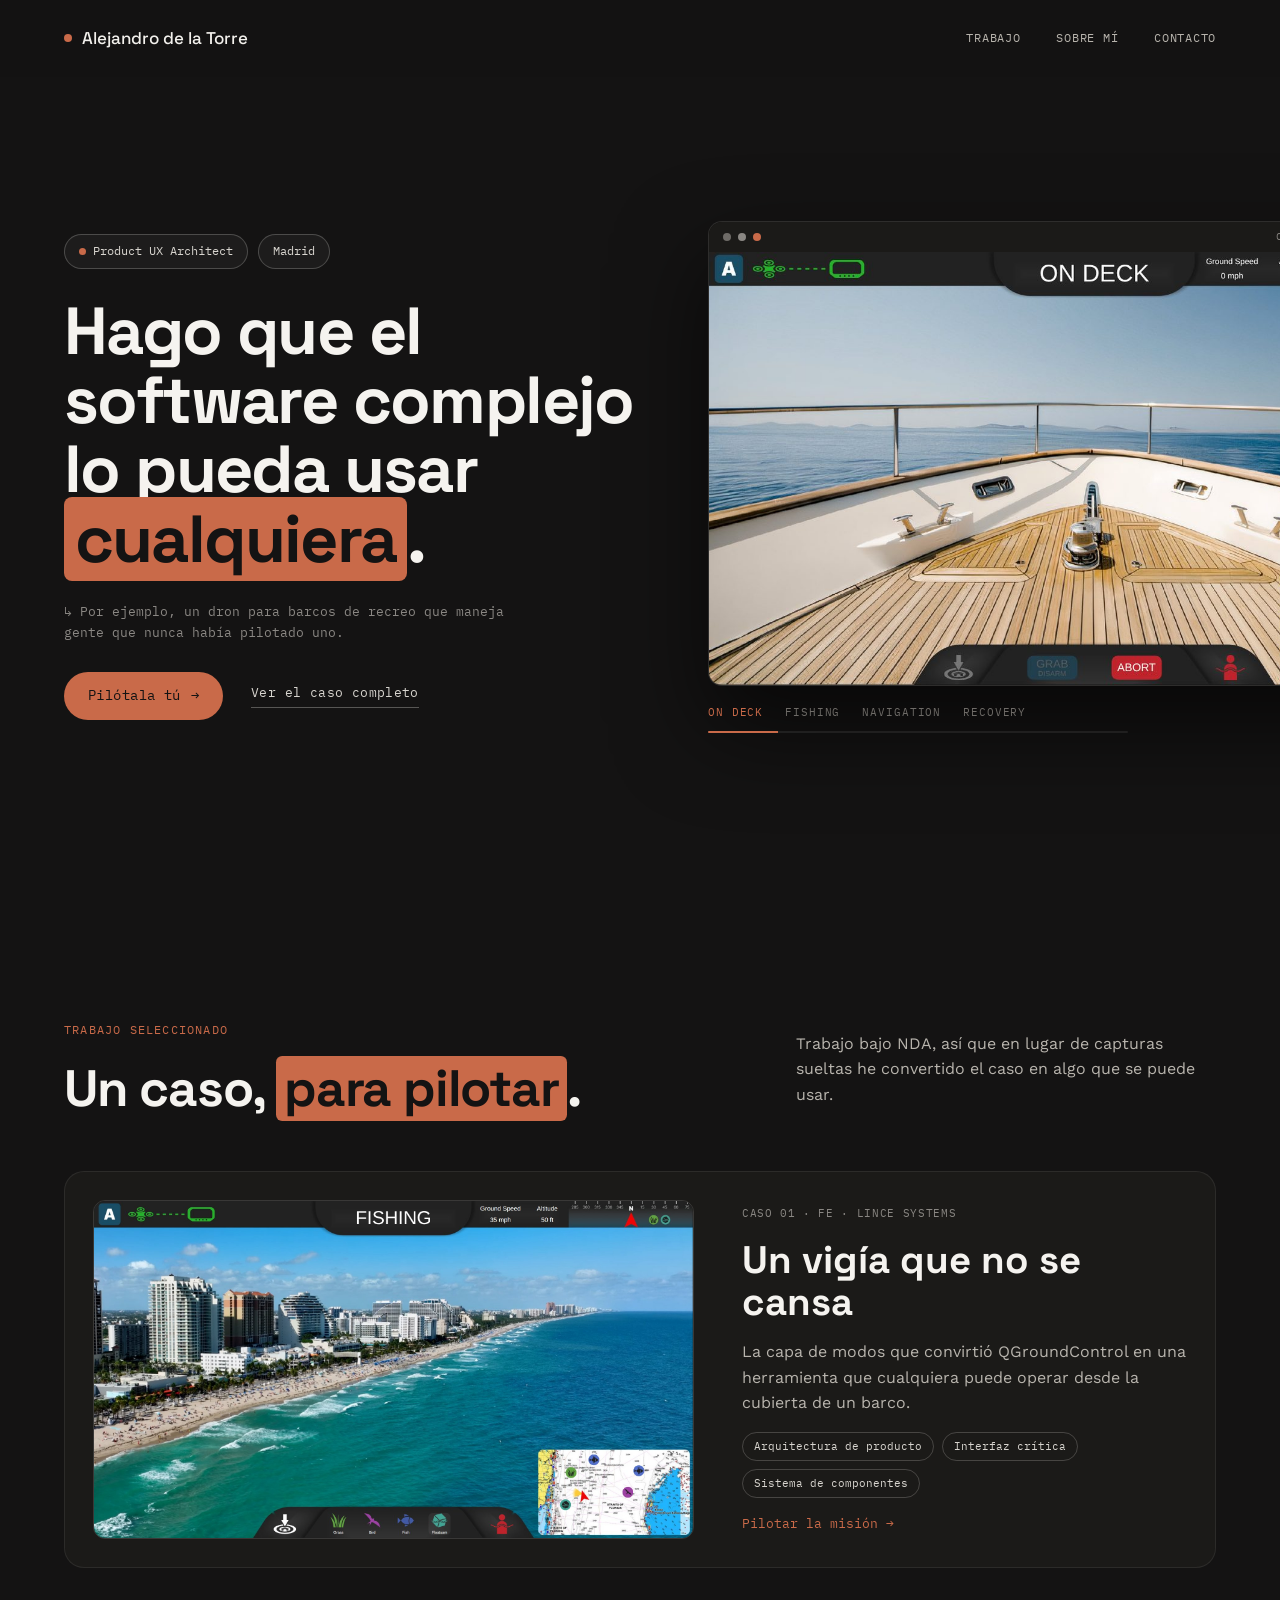
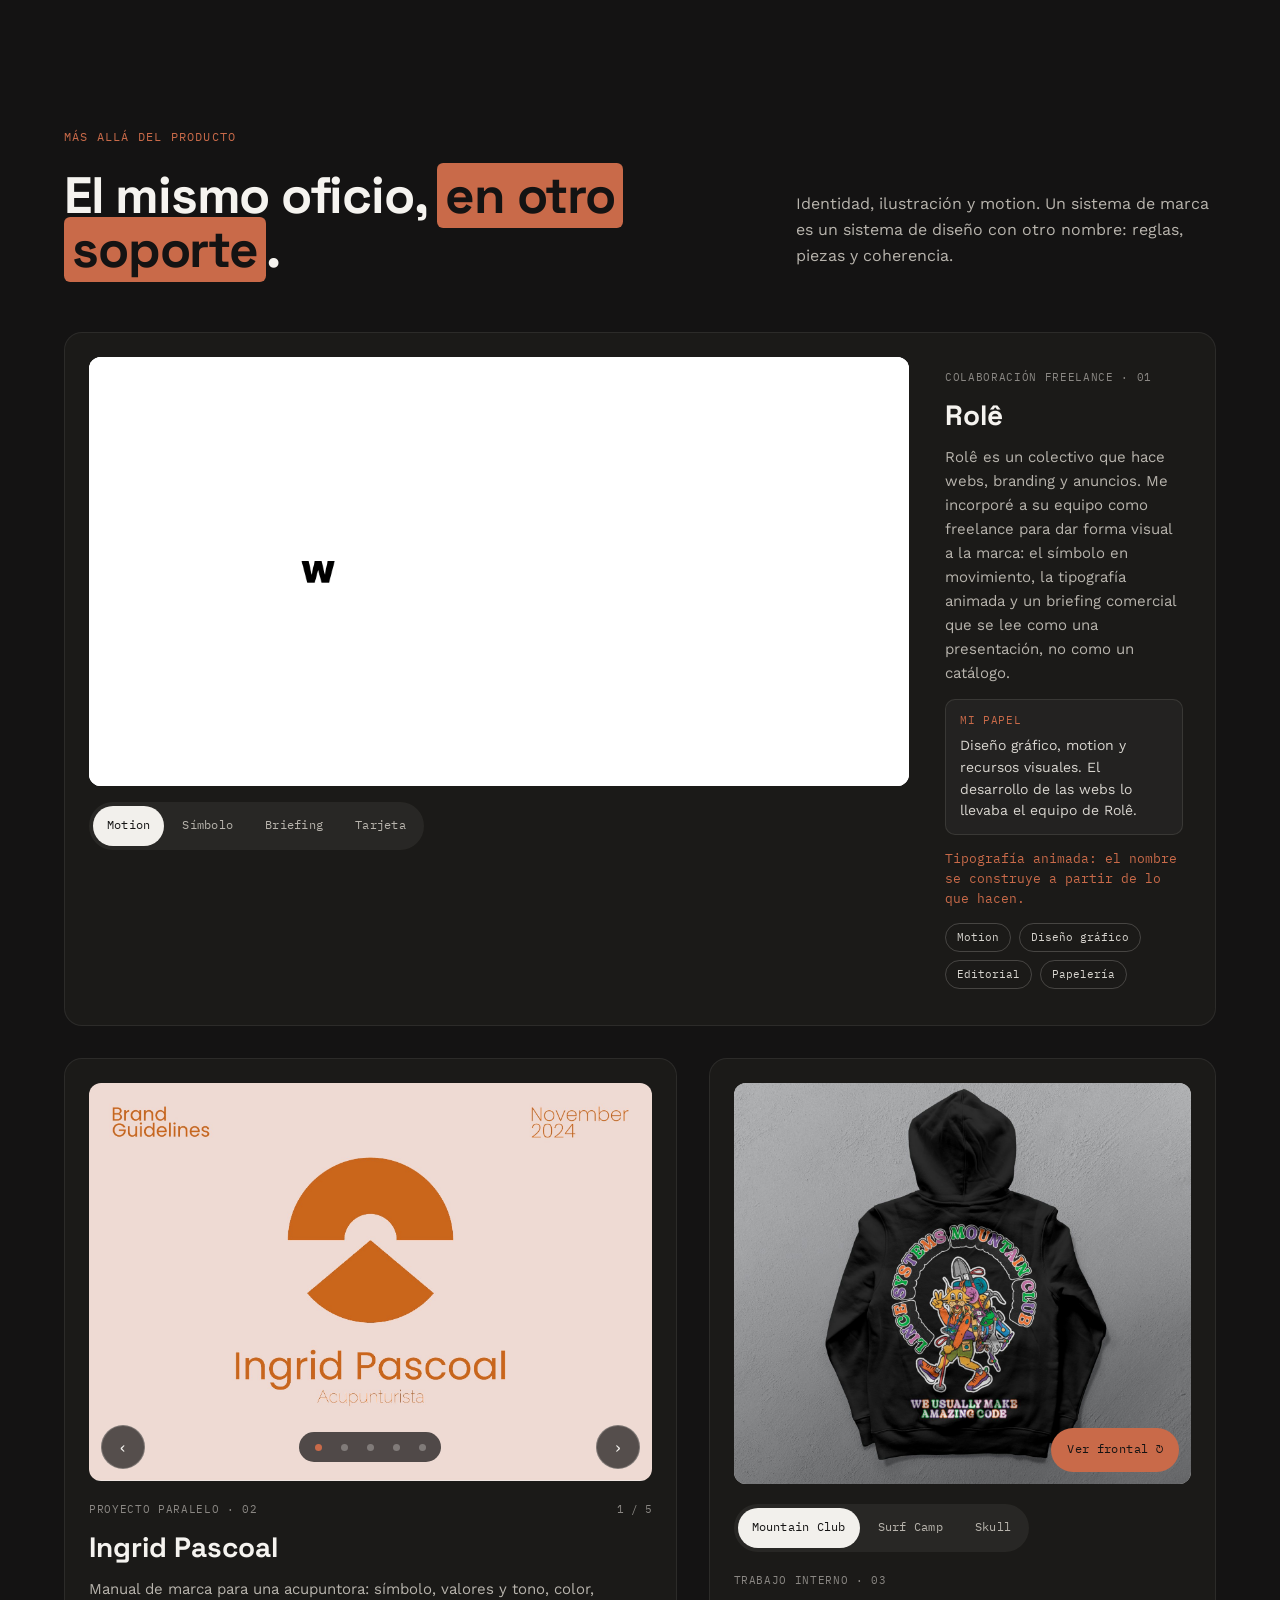
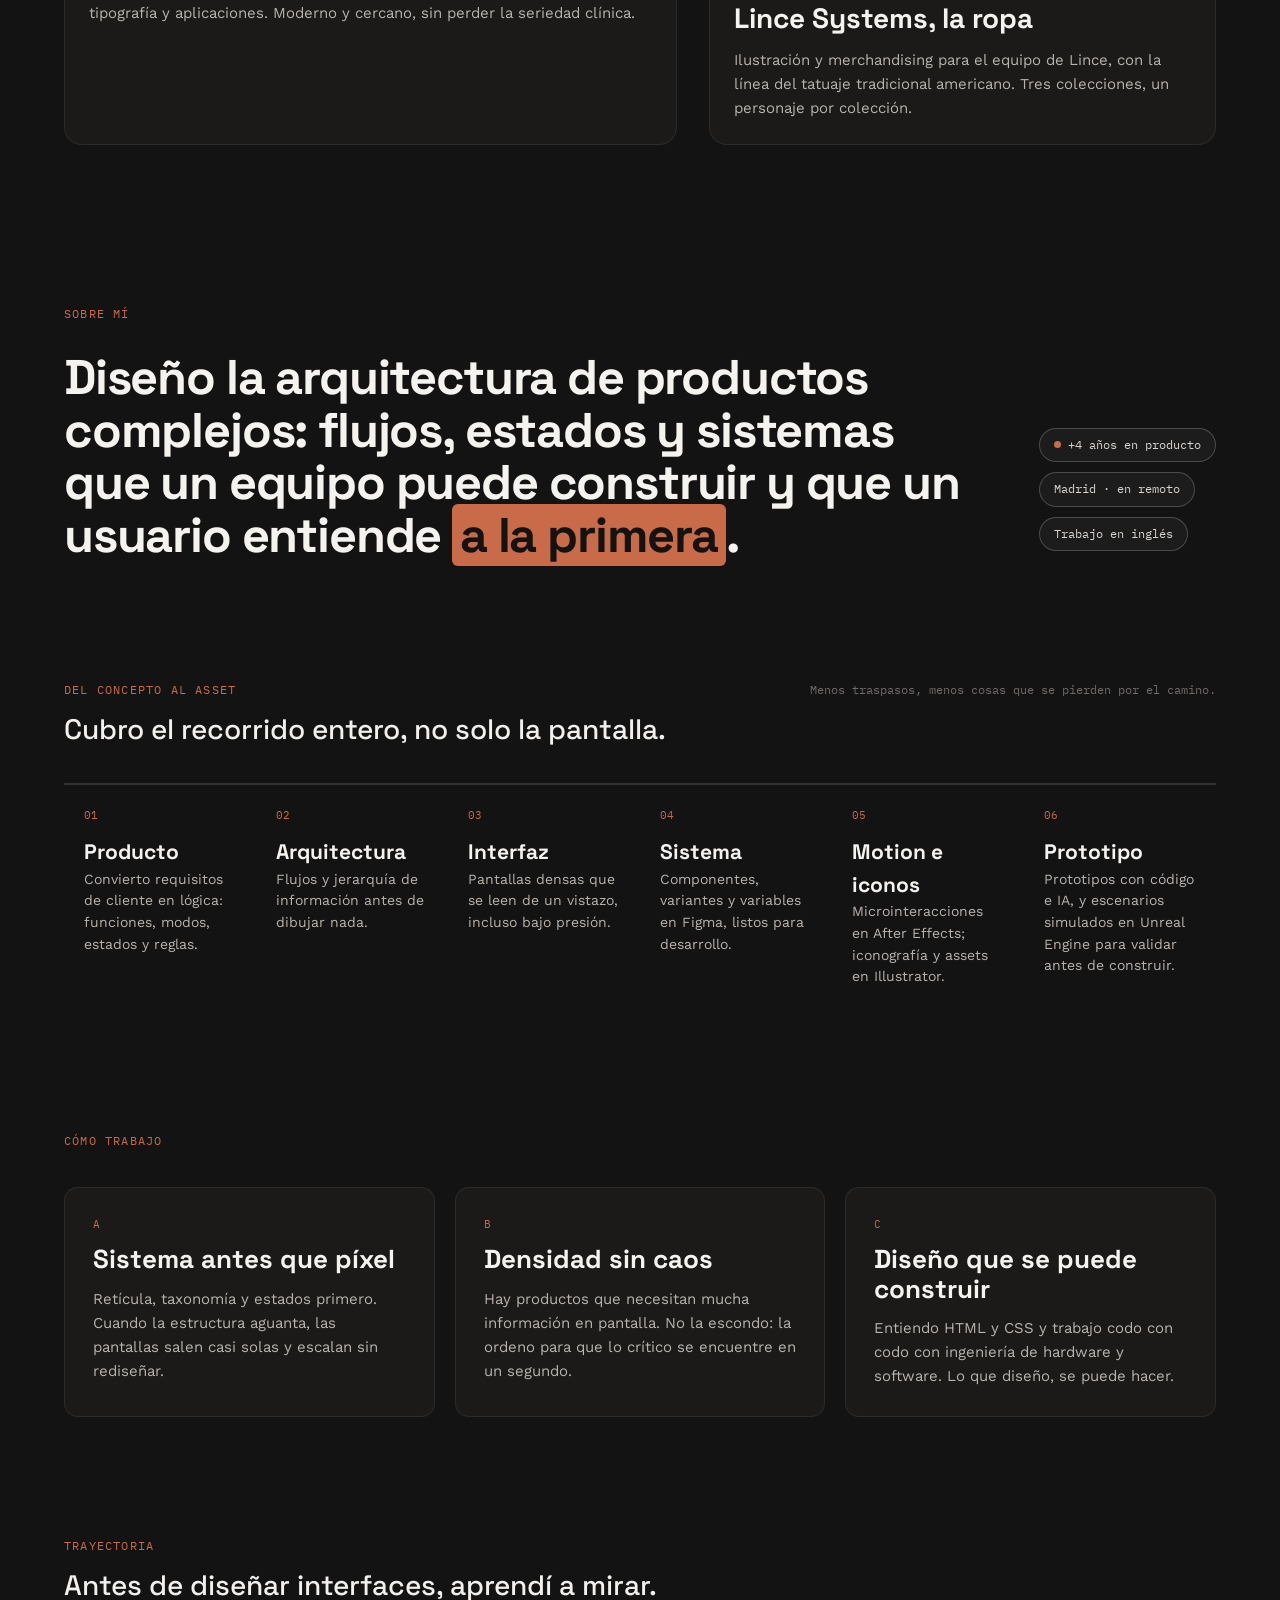
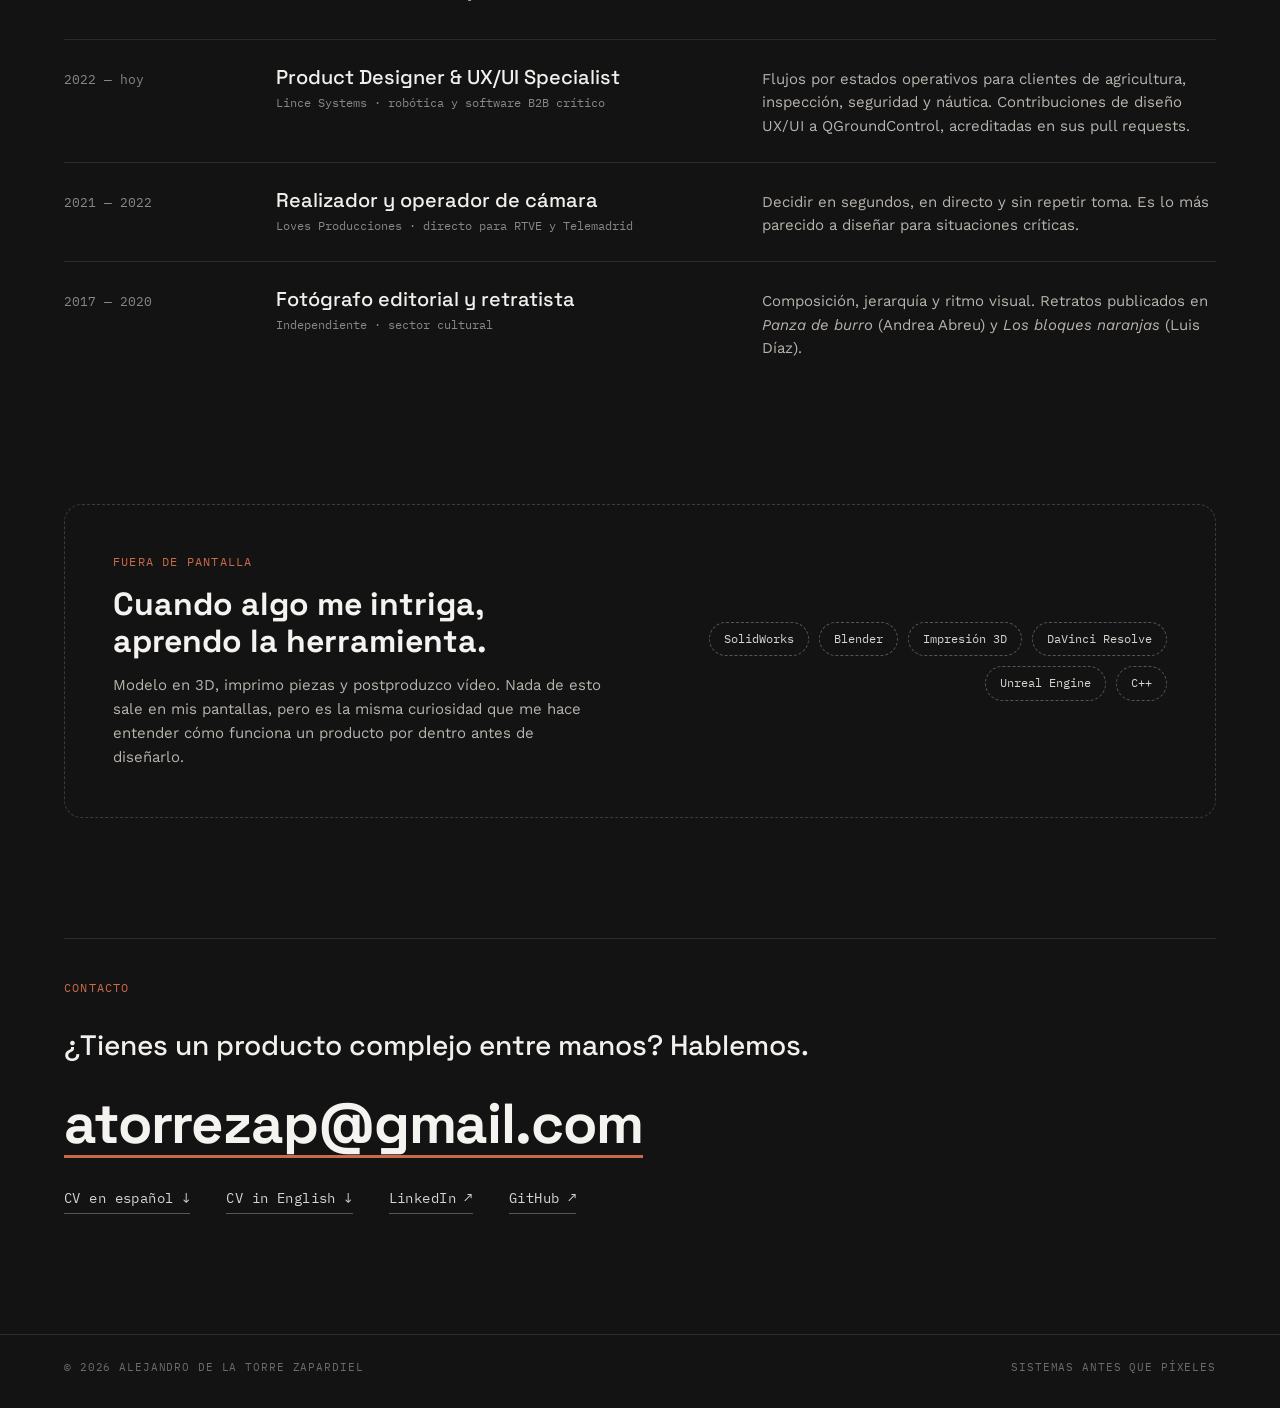
<file: index.html>
<!doctype html>
<html lang="es">
<head>
<meta charset="utf-8">
<meta name="viewport" content="width=device-width, initial-scale=1, viewport-fit=cover">
<title>Alejandro de la Torre — Product UX Architect</title>
<meta name="description" content="Product UX Architect en Madrid. Hago que el software complejo lo pueda usar cualquiera: arquitectura de producto, sistemas de diseño e interfaces críticas.">
<meta property="og:title" content="Alejandro de la Torre — Product UX Architect">
<meta property="og:description" content="Hago que el software complejo lo pueda usar cualquiera.">
<meta property="og:image" content="assets/img/fe/poster.jpg">
<meta name="theme-color" content="#141313">
<link rel="icon" href="favicon.svg" type="image/svg+xml">
<link rel="preconnect" href="https://fonts.googleapis.com">
<link rel="preconnect" href="https://fonts.gstatic.com" crossorigin>
<link rel="stylesheet" href="https://fonts.googleapis.com/css2?family=Space+Grotesk:wght@400;500;700&family=IBM+Plex+Mono:wght@400;500;600&family=Work+Sans:ital,wght@0,400;0,500;1,400&display=swap">
<link rel="stylesheet" href="assets/css/site.css">
</head>
<body>

<header class="nav" id="nav">
  <div class="wrap">
    <a class="brand" href="#inicio"><span class="dot"></span>Alejandro de la Torre</a>
    <button class="nav-toggle" aria-expanded="false" aria-controls="nav-links">MENÚ
      <svg width="18" height="12" viewBox="0 0 18 12" aria-hidden="true"><path d="M0 1H18M0 6H18M0 11H18" stroke="currentColor" stroke-width="1.6"/></svg>
    </button>
    <nav class="nav-links" id="nav-links" aria-label="Principal">
      <a href="#trabajo">Trabajo</a>
      <a href="#sobre-mi">Sobre mí</a>
      <a href="#contacto">Contacto</a>
    </nav>
  </div>
</header>

<main>

  <!-- Portada -->
  <section class="hero" id="inicio">
    <div class="wrap">
      <div class="hero-copy">
        <div class="hero-tags">
          <span class="pill"><span class="dot"></span>Product UX Architect</span>
          <span class="pill">Madrid</span>
        </div>
        <h1 class="h-display">Hago que el software complejo lo pueda usar <span class="mark">cualquiera</span>.</h1>
        <p class="hero-note">↳ Por ejemplo, un dron para barcos de recreo que maneja gente que nunca había pilotado uno.</p>
        <div class="hero-cta">
          <a class="btn" href="caso-01/">Pilótala tú <span aria-hidden="true">→</span></a>
          <a class="link-u" href="caso-01/#ficha">Ver el caso completo</a>
        </div>
      </div>
      <div class="hero-demo">
        <a class="demo-frame" href="caso-01/" aria-label="Caso 01: abrir la misión simulada">
          <div class="chromebar"><div class="dots"><span></span><span></span><span></span></div><span class="label">CASO 01 · FE · DEMO EN BUCLE</span></div>
          <div class="demo-screen" id="demo"></div>
        </a>
        <div class="demo-modes" id="demo-modes" aria-hidden="true"><span>On Deck</span><span>Fishing</span><span>Navigation</span><span>Recovery</span></div>
        <div class="demo-bar" aria-hidden="true"><i id="demo-bar"></i></div>
      </div>
    </div>
  </section>

  <!-- Trabajo -->
  <section class="section" id="trabajo">
    <div class="wrap">
      <div class="section-head">
        <div class="title">
          <p class="eyebrow">Trabajo seleccionado</p>
          <h2 class="h-display">Un caso, <span class="mark">para pilotar</span>.</h2>
        </div>
        <p class="lead">Trabajo bajo NDA, así que en lugar de capturas sueltas he convertido el caso en algo que se puede usar.</p>
      </div>
      <a class="case-card" href="caso-01/">
        <div class="shot"><img src="assets/img/fe/poster.jpg" alt="Pantalla Fishing de la integración de FE sobre QGroundControl" width="1922" height="1081" loading="lazy"></div>
        <div class="info">
          <span class="kind">Caso 01 · FE · Lince Systems</span>
          <h3>Un vigía que no se cansa</h3>
          <p class="lead">La capa de modos que convirtió QGroundControl en una herramienta que cualquiera puede operar desde la cubierta de un barco.</p>
          <div class="tags"><span class="tag">Arquitectura de producto</span><span class="tag">Interfaz crítica</span><span class="tag">Sistema de componentes</span></div>
          <span class="go">Pilotar la misión →</span>
        </div>
      </a>
    </div>
  </section>

  <!-- Más allá del producto -->
  <section class="section" id="mas-alla">
    <div class="wrap">
      <div class="section-head">
        <div class="title">
          <p class="eyebrow">Más allá del producto</p>
          <h2 class="h-display">El mismo oficio, <span class="mark">en otro soporte</span>.</h2>
        </div>
        <p class="lead">Identidad, ilustración y motion. Un sistema de marca es un sistema de diseño con otro nombre: reglas, piezas y coherencia.</p>
      </div>

      <article class="work-card work-role" data-tabs>
        <div class="work-media">
          <div class="stage stage-role" data-stage>
            <img class="is-on" src="assets/img/role/motion.gif" alt="Animación tipográfica de Rolê" style="background:#FFFFFF" data-caption="Tipografía animada: el nombre se construye a partir de lo que hacen." loading="lazy">
            <img src="assets/img/role/simbolo.gif" alt="Animación del símbolo de Rolê" style="background:#FFFFFF" data-caption="El símbolo y el lema, en movimiento." loading="lazy">
            <img src="assets/img/role/briefing.jpg" alt="Página de servicios del briefing de Rolê" style="background:#0B0B0B" data-caption="Briefing comercial: servicios, flujo de trabajo y un caso." loading="lazy">
            <img src="assets/img/role/tarjeta.jpg" alt="Tarjeta de visita de Rolê" style="background:#1B1A18" data-caption="Tarjeta de visita con el lema en círculo." loading="lazy">
          </div>
          <div class="seg" role="tablist" aria-label="Piezas de Rolê">
            <button role="tab" aria-selected="true">Motion</button><button role="tab" aria-selected="false">Símbolo</button><button role="tab" aria-selected="false">Briefing</button><button role="tab" aria-selected="false">Tarjeta</button>
          </div>
        </div>
        <div class="work-info">
          <span class="kind">Colaboración freelance · 01</span>
          <h3>Rolê</h3>
          <p>Rolê es un colectivo que hace webs, branding y anuncios. Me incorporé a su equipo como freelance para dar forma visual a la marca: el símbolo en movimiento, la tipografía animada y un briefing comercial que se lee como una presentación, no como un catálogo.</p>
          <div class="myrole"><span class="kind">Mi papel</span><span>Diseño gráfico, motion y recursos visuales. El desarrollo de las webs lo llevaba el equipo de Rolê.</span></div>
          <div class="caption" data-caption-out aria-live="polite">Tipografía animada: el nombre se construye a partir de lo que hacen.</div>
          <div class="tags"><span class="tag">Motion</span><span class="tag">Diseño gráfico</span><span class="tag">Editorial</span><span class="tag">Papelería</span></div>
        </div>
      </article>

      <div class="work-pair">
        <article class="work-card" data-pager>
          <div class="stage stage-ing" data-stage>
            <img class="is-on" src="assets/img/ingrid/1.jpg" alt="Portada del manual de marca de Ingrid Pascoal" loading="lazy">
            <img src="assets/img/ingrid/2.jpg" alt="El símbolo: un amanecer" loading="lazy">
            <img src="assets/img/ingrid/3.jpg" alt="Colores primarios" loading="lazy">
            <img src="assets/img/ingrid/4.jpg" alt="Aplicación en redes sociales" loading="lazy">
            <img src="assets/img/ingrid/5.jpg" alt="Aplicación en papelería" loading="lazy">
            <div class="pager">
              <button class="icon-btn" data-prev aria-label="Página anterior">‹</button>
              <div class="pager-dots" data-dots></div>
              <button class="icon-btn" data-next aria-label="Página siguiente">›</button>
            </div>
          </div>
          <div class="work-info">
            <div style="display:flex;justify-content:space-between;align-items:baseline;"><span class="kind">Proyecto paralelo · 02</span><span class="mono" style="font-size:11px;color:var(--muted)" data-count>1 / 5</span></div>
            <h3>Ingrid Pascoal</h3>
            <p>Manual de marca para una acupuntora: símbolo, valores y tono, color, tipografía y aplicaciones. Moderno y cercano, sin perder la seriedad clínica.</p>
          </div>
        </article>

        <article class="work-card" data-flip>
          <div class="stage stage-lince" data-stage>
            <img class="is-on" src="assets/img/lince/mtn-back.jpg" alt="Mountain Club, espalda" data-set="0" data-side="back" loading="lazy">
            <img src="assets/img/lince/mtn-front.jpg" alt="Mountain Club, frontal" data-set="0" data-side="front" loading="lazy">
            <img src="assets/img/lince/surf-back.jpg" alt="Surf Camp, espalda" data-set="1" data-side="back" loading="lazy">
            <img src="assets/img/lince/surf-front.jpg" alt="Surf Camp, frontal" data-set="1" data-side="front" loading="lazy">
            <img src="assets/img/lince/skull-back.jpg" alt="Skull, espalda" data-set="2" data-side="back" loading="lazy">
            <img src="assets/img/lince/skull-front.jpg" alt="Skull, frontal" data-set="2" data-side="front" loading="lazy">
            <div class="flip"><button class="btn" data-flip-btn>Ver frontal ↻</button></div>
          </div>
          <div class="seg" role="tablist" aria-label="Colecciones de Lince Systems">
            <button role="tab" aria-selected="true">Mountain Club</button><button role="tab" aria-selected="false">Surf Camp</button><button role="tab" aria-selected="false">Skull</button>
          </div>
          <div class="work-info">
            <span class="kind">Trabajo interno · 03</span>
            <h3>Lince Systems, la ropa</h3>
            <p>Ilustración y merchandising para el equipo de Lince, con la línea del tatuaje tradicional americano. Tres colecciones, un personaje por colección.</p>
          </div>
        </article>
      </div>
    </div>
  </section>

  <!-- Sobre mí -->
  <section class="section" id="sobre-mi">
    <div class="wrap">
      <div class="about-intro">
        <div>
          <p class="eyebrow">Sobre mí</p>
          <h2 class="h-display">Diseño la arquitectura de productos complejos: flujos, estados y sistemas que un equipo puede construir y que un usuario entiende <span class="mark">a la primera</span>.</h2>
        </div>
        <div class="pills">
          <span class="pill"><span class="dot"></span>+4 años en producto</span>
          <span class="pill">Madrid · en remoto</span>
          <span class="pill">Trabajo en inglés</span>
        </div>
      </div>

      <div class="block">
        <div class="block-head">
          <div class="title"><p class="eyebrow">Del concepto al asset</p><h3 class="h-section">Cubro el recorrido entero, no solo la pantalla.</h3></div>
          <span class="mono aside" style="font-size:12px;color:var(--muted-2)">Menos traspasos, menos cosas que se pierden por el camino.</span>
        </div>
        <div class="caps">
          <div class="cap"><span class="n">01</span><div><h3>Producto</h3><p>Convierto requisitos de cliente en lógica: funciones, modos, estados y reglas.</p></div></div>
          <div class="cap"><span class="n">02</span><div><h3>Arquitectura</h3><p>Flujos y jerarquía de información antes de dibujar nada.</p></div></div>
          <div class="cap"><span class="n">03</span><div><h3>Interfaz</h3><p>Pantallas densas que se leen de un vistazo, incluso bajo presión.</p></div></div>
          <div class="cap"><span class="n">04</span><div><h3>Sistema</h3><p>Componentes, variantes y variables en Figma, listos para desarrollo.</p></div></div>
          <div class="cap"><span class="n">05</span><div><h3>Motion e iconos</h3><p>Microinteracciones en After Effects; iconografía y assets en Illustrator.</p></div></div>
          <div class="cap"><span class="n">06</span><div><h3>Prototipo</h3><p>Prototipos con código e IA, y escenarios simulados en Unreal Engine para validar antes de construir.</p></div></div>
        </div>
      </div>

      <div class="block">
        <div class="block-head"><div class="title"><p class="eyebrow">Cómo trabajo</p></div></div>
        <div class="principles">
          <div class="principle"><span class="n">A</span><h3>Sistema antes que píxel</h3><p>Retícula, taxonomía y estados primero. Cuando la estructura aguanta, las pantallas salen casi solas y escalan sin rediseñar.</p></div>
          <div class="principle"><span class="n">B</span><h3>Densidad sin caos</h3><p>Hay productos que necesitan mucha información en pantalla. No la escondo: la ordeno para que lo crítico se encuentre en un segundo.</p></div>
          <div class="principle"><span class="n">C</span><h3>Diseño que se puede construir</h3><p>Entiendo HTML y CSS y trabajo codo con codo con ingeniería de hardware y software. Lo que diseño, se puede hacer.</p></div>
        </div>
      </div>

      <div class="block">
        <div class="block-head"><div class="title"><p class="eyebrow">Trayectoria</p><h3 class="h-section">Antes de diseñar interfaces, aprendí a mirar.</h3></div></div>
        <ol class="timeline">
          <li><span class="date">2022 — hoy</span><div><p class="role">Product Designer &amp; UX/UI Specialist</p><div class="org">Lince Systems · robótica y software B2B crítico</div></div><p>Flujos por estados operativos para clientes de agricultura, inspección, seguridad y náutica. Contribuciones de diseño UX/UI a QGroundControl, acreditadas en sus pull requests.</p></li>
          <li><span class="date">2021 — 2022</span><div><p class="role">Realizador y operador de cámara</p><div class="org">Loves Producciones · directo para RTVE y Telemadrid</div></div><p>Decidir en segundos, en directo y sin repetir toma. Es lo más parecido a diseñar para situaciones críticas.</p></li>
          <li><span class="date">2017 — 2020</span><div><p class="role">Fotógrafo editorial y retratista</p><div class="org">Independiente · sector cultural</div></div><p>Composición, jerarquía y ritmo visual. Retratos publicados en <i>Panza de burro</i> (Andrea Abreu) y <i>Los bloques naranjas</i> (Luis Díaz).</p></li>
        </ol>
      </div>

      <div class="offscreen">
        <div>
          <p class="eyebrow">Fuera de pantalla</p>
          <h3>Cuando algo me intriga, aprendo la herramienta.</h3>
          <p class="lead" style="font-size:15px">Modelo en 3D, imprimo piezas y postproduzco vídeo. Nada de esto sale en mis pantallas, pero es la misma curiosidad que me hace entender cómo funciona un producto por dentro antes de diseñarlo.</p>
        </div>
        <div class="chips"><span class="chip">SolidWorks</span><span class="chip">Blender</span><span class="chip">Impresión 3D</span><span class="chip">DaVinci Resolve</span><span class="chip">Unreal Engine</span><span class="chip">C++</span></div>
      </div>

      <div class="contact" id="contacto">
        <p class="eyebrow">Contacto</p>
        <h3 class="h-section">¿Tienes un producto complejo entre manos? Hablemos.</h3>
        <a class="mail" href="mailto:atorrezap@gmail.com">atorrezap@gmail.com</a>
        <div class="contact-links">
          <a class="link-u" href="assets/cv/CV_Alejandro_de_la_Torre.pdf" download>CV en español <span aria-hidden="true">↓</span></a>
          <a class="link-u" href="assets/cv/CV_Alejandro_de_la_Torre_EN.pdf" download>CV in English <span aria-hidden="true">↓</span></a>
          <a class="link-u" href="https://www.linkedin.com/in/alex-delatorre/" rel="noopener" target="_blank">LinkedIn <span aria-hidden="true">↗</span></a>
          <a class="link-u" href="https://github.com/alexdelatorre" rel="noopener" target="_blank">GitHub <span aria-hidden="true">↗</span></a>
        </div>
      </div>
    </div>
  </section>

</main>

<footer class="footer"><div class="wrap"><span>© 2026 Alejandro de la Torre Zapardiel</span><span>Sistemas antes que píxeles</span></div></footer>

<script src="assets/js/site.js"></script>
<script src="assets/js/home.js"></script>
</body>
</html>
</file>
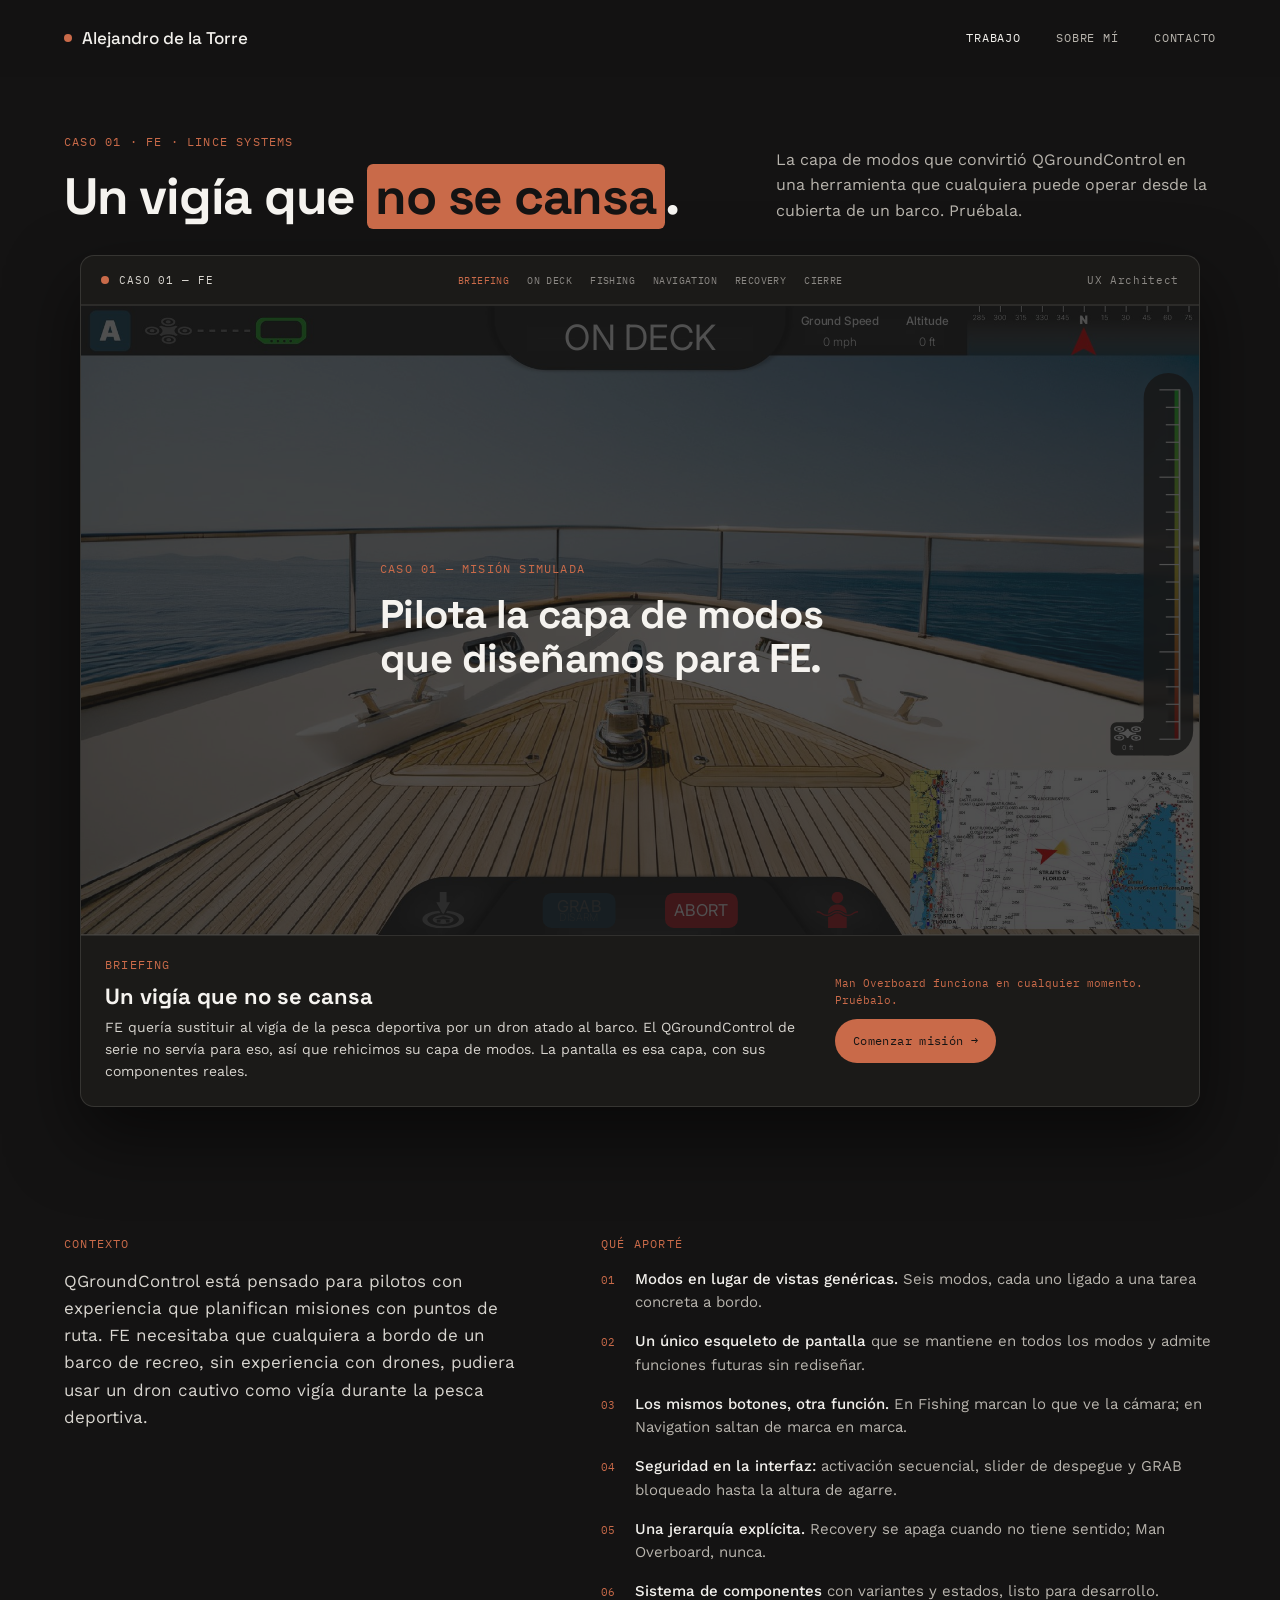
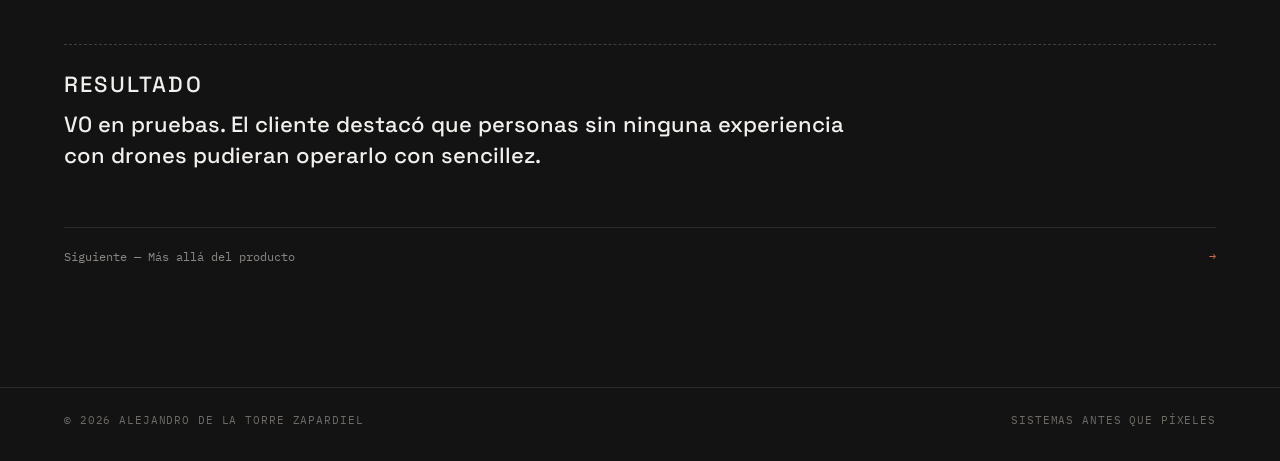
<file: caso-01/index.html>
<!doctype html>
<html lang="es">
<head>
<meta charset="utf-8">
<meta name="viewport" content="width=device-width, initial-scale=1, viewport-fit=cover">
<title>Caso 01: Un vigía que no se cansa — Alejandro de la Torre</title>
<meta name="description" content="Pilota la capa de modos que diseñé para FE: un dron cautivo para barcos de recreo que maneja gente sin experiencia con drones.">
<meta property="og:title" content="Caso 01: Un vigía que no se cansa">
<meta property="og:description" content="Pilota la capa de modos que diseñé para FE sobre QGroundControl.">
<meta property="og:image" content="../assets/img/fe/poster.jpg">
<meta name="theme-color" content="#141313">
<link rel="icon" href="../favicon.svg" type="image/svg+xml">
<link rel="preconnect" href="https://fonts.googleapis.com">
<link rel="preconnect" href="https://fonts.gstatic.com" crossorigin>
<link rel="stylesheet" href="https://fonts.googleapis.com/css2?family=Space+Grotesk:wght@400;500;700&family=IBM+Plex+Mono:wght@400;500;600&family=Work+Sans:ital,wght@0,400;0,500;1,400&family=Inter:wght@200;300;400;500&display=swap">
<link rel="stylesheet" href="../assets/css/site.css">
<link rel="stylesheet" href="../assets/css/mission.css">
</head>
<body class="case">

<header class="nav" id="nav">
  <div class="wrap">
    <a class="brand" href="../"><span class="dot"></span>Alejandro de la Torre</a>
    <button class="nav-toggle" aria-expanded="false" aria-controls="nav-links">MENÚ
      <svg width="18" height="12" viewBox="0 0 18 12" aria-hidden="true"><path d="M0 1H18M0 6H18M0 11H18" stroke="currentColor" stroke-width="1.6"/></svg>
    </button>
    <nav class="nav-links" id="nav-links" aria-label="Principal">
      <a href="../#trabajo" aria-current="true">Trabajo</a>
      <a href="../#sobre-mi">Sobre mí</a>
      <a href="../#contacto">Contacto</a>
    </nav>
  </div>
</header>

<main>
  <section class="case-hero">
    <div class="wrap">
      <div>
        <p class="eyebrow">Caso 01 · FE · Lince Systems</p>
        <h1 class="h-display">Un vigía que <span class="mark">no se cansa</span>.</h1>
      </div>
      <p class="lead">La capa de modos que convirtió QGroundControl en una herramienta que cualquiera puede operar desde la cubierta de un barco. Pruébala.</p>
    </div>
  </section>

  <section class="mission" aria-label="Misión simulada">
    <!-- Escritorio y móvil en horizontal -->
    <div class="console" id="console">
      <div class="m-top">
        <span class="who"><span class="dot"></span>Caso 01 — FE</span>
        <nav class="m-steps" id="m-steps" aria-label="Pasos de la misión"></nav>
        <span class="m-flag" id="m-flag"><span class="dot"></span><span id="m-flag-text">UX Architect</span></span>
      </div>
      <div class="m-progress"><i id="m-progress"></i></div>
      <div class="m-body" id="m-body">
        <div class="m-screen" id="m-screen">
          <div class="m-stage" id="m-stage"></div>
          <div class="m-veil" id="m-veil"><div><p class="eyebrow" id="veil-eyebrow"></p><h2 id="veil-title"></h2></div></div>
        </div>
        <div class="m-strip">
          <div class="m-mininav">
            <button id="mini-prev" aria-label="Paso anterior">‹</button>
            <div><span id="mini-count"></span><b id="mini-label"></b></div>
            <button id="mini-next" aria-label="Paso siguiente">›</button>
          </div>
          <div class="m-text">
            <p class="eyebrow m-eyebrow" id="s-eyebrow"></p>
            <h2 id="s-title"></h2>
            <p class="body" id="s-body"></p>
          </div>
          <div class="m-ctl" aria-live="polite">
            <div data-ctl="intro">
              <p class="m-hint" id="intro-hint"></p>
              <button class="btn" id="intro-btn" style="align-self:flex-start"></button>
            </div>
            <div data-ctl="ondeck">
              <div class="row">
                <button class="btn-seq" id="arm">1 · Armar</button>
                <button class="btn" id="continue" disabled>Continuar →</button>
              </div>
              <div class="slide">
                <i id="slide-fill"></i>
                <span id="slide-label">2 · Arma primero</span>
                <input type="range" min="0" max="100" step="1" value="0" id="slider" disabled aria-label="Deslizar para despegar">
              </div>
            </div>
            <div data-ctl="fishing">
              <p class="m-hint" id="fish-hint"></p>
              <div class="row">
                <button class="btn" data-go="navigation">Ir a Navigation →</button>
                <button class="btn-cut" data-cut>Cortar cable</button>
              </div>
            </div>
            <div data-ctl="navigation">
              <p class="m-hint" id="nav-hint"></p>
              <p class="m-note" id="nav-note"></p>
              <button class="btn-cut" data-cut>Cortar cable</button>
            </div>
            <div data-ctl="recovery">
              <p class="m-hint" id="rec-hint"></p>
              <p class="m-note">ABORT devuelve el dron al vuelo.</p>
            </div>
            <div data-ctl="alert">
              <button class="btn-seq" id="alert-exit" style="align-self:flex-start"></button>
            </div>
          </div>
        </div>
      </div>
    </div>

    <!-- Móvil en vertical -->
    <div class="poster wrap">
      <button class="poster-btn" id="poster-btn" aria-label="Pilotar la misión (requiere girar el móvil)">
        <img src="../assets/img/fe/poster.jpg" alt="Pantalla Fishing de la integración de FE sobre QGroundControl, con cinco marcas en el minimapa" width="1922" height="1081">
        <span class="play"><svg width="14" height="14" viewBox="0 0 14 14" aria-hidden="true"><path d="M3.5 2.2L11.5 7L3.5 11.8Z" fill="#C96A49"/></svg>Pilotar la misión</span>
      </button>
      <div class="rotate-card" id="rotate-card" role="status" aria-live="polite">
        <svg width="44" height="44" viewBox="0 0 44 44" fill="none" aria-hidden="true" style="flex-shrink:0">
          <g class="phone"><rect x="13" y="6" width="18" height="30" rx="3.5" stroke="#F2F0EC" stroke-width="2"/><rect x="19" y="31" width="6" height="1.8" rx="0.9" fill="#F2F0EC"/></g>
          <path d="M35 14 C40 18 40 26 35 30" stroke="#C96A49" stroke-width="2" stroke-linecap="round"/>
          <path d="M33 27.5 L35.2 30.4 L38.4 28.6" stroke="#C96A49" stroke-width="2" stroke-linecap="round" stroke-linejoin="round"/>
        </svg>
        <div>
          <strong>Gira el móvil para pilotarla</strong>
          <p>La interfaz está diseñada para pantallas de 7″ o más, como la estación de control del cliente.</p>
          <span class="lock">¿No gira? Comprueba que la rotación automática no esté bloqueada.</span>
        </div>
      </div>
    </div>
  </section>

  <section class="ficha" id="ficha">
    <div class="wrap">
      <div class="grid">
        <div class="col">
          <p class="eyebrow">Contexto</p>
          <p class="lead" style="font-size:17px;color:var(--ink-2)">QGroundControl está pensado para pilotos con experiencia que planifican misiones con puntos de ruta. FE necesitaba que cualquiera a bordo de un barco de recreo, sin experiencia con drones, pudiera usar un dron cautivo como vigía durante la pesca deportiva.</p>
        </div>
        <div class="col">
          <p class="eyebrow">Qué aporté</p>
          <ol>
            <li><span class="n">01</span><span><b>Modos en lugar de vistas genéricas.</b> Seis modos, cada uno ligado a una tarea concreta a bordo.</span></li>
            <li><span class="n">02</span><span><b>Un único esqueleto de pantalla</b> que se mantiene en todos los modos y admite funciones futuras sin rediseñar.</span></li>
            <li><span class="n">03</span><span><b>Los mismos botones, otra función.</b> En Fishing marcan lo que ve la cámara; en Navigation saltan de marca en marca.</span></li>
            <li><span class="n">04</span><span><b>Seguridad en la interfaz:</b> activación secuencial, slider de despegue y GRAB bloqueado hasta la altura de agarre.</span></li>
            <li><span class="n">05</span><span><b>Una jerarquía explícita.</b> Recovery se apaga cuando no tiene sentido; Man Overboard, nunca.</span></li>
            <li><span class="n">06</span><span><b>Sistema de componentes</b> con variantes y estados, listo para desarrollo.</span></li>
          </ol>
        </div>
      </div>
      <div class="result">
        <p class="eyebrow">Resultado</p>
        <p>V0 en pruebas. El cliente destacó que personas sin ninguna experiencia con drones pudieran operarlo con sencillez.</p>
      </div>
      <a class="next-link" href="../#mas-alla"><span>Siguiente — Más allá del producto</span><span>→</span></a>
    </div>
  </section>
</main>

<footer class="footer"><div class="wrap"><span>© 2026 Alejandro de la Torre Zapardiel</span><span>Sistemas antes que píxeles</span></div></footer>

<script src="../assets/js/site.js"></script>
<script src="../assets/js/mission.js"></script>
</body>
</html>
</file>
<file: assets/css/site.css>
/* ==========================================================================
   Alejandro de la Torre — portfolio
   Tokens, base, componentes compartidos
   ========================================================================== */
:root {
  --bg: #141313;
  --panel: #1B1A18;
  --panel-2: #171615;
  --ink: #F2F0EC;
  --ink-strong: #F5F3EF;
  --ink-2: #D8D5CF;
  --ink-3: #B8B4AD;
  --muted: #8A8783;
  --muted-2: #6E6B67;
  --line: rgba(242, 240, 236, 0.10);
  --line-2: rgba(242, 240, 236, 0.22);
  --accent: #C96A49;
  --accent-hover: #DD8562;
  --alert: #E0523F;
  --ok: #6FBF73;
  --font-display: 'Space Grotesk', system-ui, sans-serif;
  --font-body: 'Work Sans', system-ui, sans-serif;
  --font-mono: 'IBM Plex Mono', ui-monospace, monospace;
  --gutter: 64px;
  --max: 1440px;
}
@media (max-width: 760px) { :root { --gutter: 16px; } }

*, *::before, *::after { box-sizing: border-box; }
html { scroll-behavior: smooth; -webkit-text-size-adjust: 100%; }
@media (prefers-reduced-motion: reduce) { html { scroll-behavior: auto; } }
body { margin: 0; background: var(--bg); color: var(--ink); font-family: var(--font-body); font-size: 16px; line-height: 1.55; -webkit-font-smoothing: antialiased; }
img { max-width: 100%; height: auto; display: block; }
a { color: inherit; }
button { font: inherit; color: inherit; }
:focus-visible { outline: 2px solid var(--accent); outline-offset: 3px; border-radius: 4px; }
.sr-only { position: absolute; width: 1px; height: 1px; overflow: hidden; clip: rect(0 0 0 0); white-space: nowrap; }

.wrap { width: 100%; max-width: var(--max); margin: 0 auto; padding: 0 var(--gutter); }
.mono { font-family: var(--font-mono); }
.eyebrow { font-family: var(--font-mono); font-size: 12px; letter-spacing: 0.1em; color: var(--accent); text-transform: uppercase; margin: 0; }
.mark { background: var(--accent); color: var(--bg); padding: 0 0.16em; border-radius: 0.12em; -webkit-box-decoration-break: clone; box-decoration-break: clone; }
.dot { width: 8px; height: 8px; border-radius: 50%; display: inline-block; background: var(--accent); flex-shrink: 0; }
.pill { display: inline-flex; align-items: center; gap: 7px; font-family: var(--font-mono); font-size: 12px; color: var(--ink-2); border: 1px solid var(--line-2); border-radius: 999px; padding: 7px 14px; background: rgba(242, 240, 236, 0.04); white-space: nowrap; }
.pill .dot { width: 7px; height: 7px; }
.h-display { font-family: var(--font-display); font-weight: 700; letter-spacing: -0.024em; color: var(--ink-strong); margin: 0; }
.h-section { font-family: var(--font-display); font-weight: 500; font-size: clamp(22px, 2.2vw, 30px); line-height: 1.25; color: var(--ink); margin: 0; }
.lead { font-size: 16px; line-height: 1.6; color: var(--ink-3); margin: 0; }

.btn { display: inline-flex; align-items: center; justify-content: center; gap: 10px; min-height: 48px; padding: 0 24px; border-radius: 999px; border: none; background: var(--accent); color: var(--bg); font-family: var(--font-mono); font-size: 14px; letter-spacing: 0.03em; text-decoration: none; cursor: pointer; transition: background .15s ease; }
.btn:hover { background: var(--accent-hover); }
.btn:disabled { background: #2E2C2A; color: var(--muted-2); cursor: not-allowed; }
.btn-ghost { background: rgba(242, 240, 236, 0.06); color: var(--ink); border: 1px solid rgba(242, 240, 236, 0.3); }
.btn-ghost:hover { background: rgba(242, 240, 236, 0.12); }
.link-u { font-family: var(--font-mono); font-size: 13px; letter-spacing: 0.03em; color: var(--ink-2); text-decoration: none; border-bottom: 1px solid rgba(242, 240, 236, 0.3); padding-bottom: 3px; }
.link-u:hover { color: var(--ink); border-color: var(--ink); }

/* ---------- Navegación ---------- */
.nav { position: sticky; top: 0; z-index: 50; background: rgba(20, 19, 19, 0.86); -webkit-backdrop-filter: blur(10px); backdrop-filter: blur(10px); border-bottom: 1px solid transparent; transition: border-color .2s ease; }
.nav.is-scrolled { border-color: var(--line); }
.nav .wrap { height: 76px; display: flex; align-items: center; justify-content: space-between; }
.brand { display: flex; align-items: center; gap: 10px; text-decoration: none; font-family: var(--font-display); font-weight: 500; font-size: 17px; }
.nav-links { display: flex; gap: 36px; }
.nav-links a { font-family: var(--font-mono); font-size: 12px; letter-spacing: 0.06em; color: var(--ink-3); text-decoration: none; text-transform: uppercase; padding: 8px 0; }
.nav-links a:hover, .nav-links a[aria-current="true"] { color: var(--ink); }
.nav-toggle { display: none; align-items: center; gap: 8px; min-height: 44px; padding: 0 4px; background: none; border: none; font-family: var(--font-mono); font-size: 12px; letter-spacing: 0.06em; color: var(--ink-2); cursor: pointer; }
.nav-toggle svg { display: block; }
@media (max-width: 760px) {
  .nav .wrap { height: 60px; }
  .nav-toggle { display: inline-flex; }
  .nav-links { display: none; position: absolute; left: 0; right: 0; top: 60px; flex-direction: column; gap: 0; background: var(--bg); border-bottom: 1px solid var(--line); padding: 8px var(--gutter) 16px; }
  .nav.is-open .nav-links { display: flex; }
  .nav-links a { padding: 14px 0; font-size: 14px; border-bottom: 1px solid var(--line); }
}

/* ---------- Pie ---------- */
.footer { border-top: 1px solid var(--line); }
.footer .wrap { display: flex; justify-content: space-between; align-items: center; gap: 16px; padding-top: 24px; padding-bottom: 32px; font-family: var(--font-mono); font-size: 11px; letter-spacing: 0.08em; color: var(--muted-2); text-transform: uppercase; }
@media (max-width: 760px) { .footer .wrap { flex-direction: column; align-items: flex-start; } }

/* ==========================================================================
   Portada
   ========================================================================== */
.hero { position: relative; overflow: hidden; min-height: calc(100vh - 76px); min-height: calc(100svh - 76px); display: flex; align-items: center; padding: 48px 0 72px; }
.hero .wrap { display: grid; grid-template-columns: minmax(0, 600px) 1fr; gap: 44px; align-items: center; }
.hero-copy { display: flex; flex-direction: column; gap: 28px; position: relative; z-index: 2; }
.hero-tags { display: flex; gap: 10px; flex-wrap: wrap; }
.hero h1 { font-size: clamp(44px, 5.2vw, 76px); line-height: 1.04; }
.hero-note { font-family: var(--font-mono); font-size: 13px; line-height: 1.6; color: var(--muted); max-width: 470px; margin: 0; }
.hero-cta { display: flex; align-items: center; gap: 28px; flex-wrap: wrap; }
.hero-demo { position: relative; margin-right: calc(-1 * var(--gutter) - 200px); }
.demo-frame { display: block; border-radius: 14px 0 0 14px; overflow: hidden; background: #0E0D0C; border: 1px solid rgba(242, 240, 236, 0.14); border-right: none; box-shadow: 0 40px 90px rgba(0, 0, 0, 0.6); text-decoration: none; }
.chromebar { height: 30px; display: flex; align-items: center; justify-content: space-between; padding: 0 14px; background: var(--panel); }
.chromebar .dots { display: flex; gap: 7px; }
.chromebar .dots span { width: 8px; height: 8px; border-radius: 50%; background: var(--muted-2); }
.chromebar .dots span:nth-child(2) { background: var(--muted); }
.chromebar .dots span:nth-child(3) { background: var(--accent); }
.chromebar .label { font-family: var(--font-mono); font-size: 10px; letter-spacing: 0.08em; color: var(--muted); }
.demo-screen { position: relative; aspect-ratio: 16 / 9; overflow: hidden; }
.demo-screen img { position: absolute; inset: 0; width: 100%; height: 100%; object-fit: cover; opacity: 0; transition: opacity .35s ease; }
.demo-screen img.is-on { opacity: 1; }
.demo-tap { position: absolute; width: 40px; height: 40px; margin: -20px 0 0 -20px; border-radius: 50%; border: 2.5px solid var(--ink); background: rgba(242, 240, 236, 0.28); opacity: 0; pointer-events: none; }
.demo-tap.is-on { animation: tap .65s ease-out; }
@keyframes tap { 0% { transform: scale(.35); opacity: .95; } 100% { transform: scale(1.35); opacity: 0; } }
.demo-modes { display: flex; gap: 22px; margin-top: 18px; flex-wrap: wrap; }
.demo-modes span { font-family: var(--font-mono); font-size: 11px; letter-spacing: 0.08em; text-transform: uppercase; color: var(--muted-2); transition: color .3s ease; }
.demo-modes span.is-on { color: var(--accent); }
.demo-bar { margin-top: 10px; width: min(420px, 100%); height: 2px; background: rgba(242, 240, 236, 0.08); border-radius: 2px; overflow: hidden; }
.demo-bar i { display: block; height: 100%; width: 0; background: var(--accent); transition: width .4s ease; }
@media (max-width: 960px) {
  .hero { min-height: 0; padding: 24px 0 40px; }
  .hero .wrap { grid-template-columns: 1fr; gap: 28px; }
  .hero-demo { margin-right: calc(-1 * var(--gutter)); }
  .hero-cta .link-u { display: none; }
  .hero-cta .btn { width: 100%; min-height: 52px; }
}
@media (max-width: 760px) {
  .hero h1 { font-size: 44px; line-height: 1.05; }
  .hero-note { font-size: 12px; }
  .demo-frame { border-radius: 12px 0 0 12px; }
  .chromebar { height: 24px; padding: 0 10px; }
  .chromebar .dots span { width: 6px; height: 6px; }
  .chromebar .label { font-size: 9px; }
  .demo-tap { width: 24px; height: 24px; margin: -12px 0 0 -12px; border-width: 2px; }
  .demo-modes { gap: 14px; }
  .demo-modes span { font-size: 10px; }
  .hero-cta { order: 10; }
}
@media (prefers-reduced-motion: reduce) { .demo-screen img { transition: none; } .demo-tap.is-on { animation: none; } }

/* ---------- Secciones ---------- */
.section { padding: 120px 0; }
.section + .section { padding-top: 40px; }
@media (max-width: 760px) { .section { padding: 64px 0; } .section + .section { padding-top: 24px; } }
.section-head { display: flex; justify-content: space-between; align-items: flex-end; gap: 48px; margin-bottom: 56px; }
.section-head .title { display: flex; flex-direction: column; gap: 22px; }
.section-head h2 { font-size: clamp(38px, 4vw, 56px); line-height: 1.05; }
.section-head .lead { max-width: 420px; padding-bottom: 8px; }
@media (max-width: 760px) { .section-head { flex-direction: column; align-items: flex-start; gap: 16px; margin-bottom: 28px; } .section-head h2 { font-size: 38px; } }

/* Trabajo: tarjeta del caso */
.case-card { display: grid; grid-template-columns: 1.35fr 1fr; gap: 48px; align-items: center; padding: 28px; border-radius: 20px; background: var(--panel); border: 1px solid rgba(242, 240, 236, 0.08); text-decoration: none; transition: border-color .2s ease; }
.case-card:hover { border-color: rgba(201, 106, 73, 0.6); }
.case-card .shot { border-radius: 12px; overflow: hidden; border: 1px solid rgba(242, 240, 236, 0.14); }
.case-card .info { display: flex; flex-direction: column; gap: 16px; }
.case-card h3 { font-family: var(--font-display); font-weight: 700; font-size: clamp(28px, 3vw, 40px); line-height: 1.1; margin: 0; color: var(--ink-strong); }
.case-card .tags { display: flex; flex-wrap: wrap; gap: 8px; }
.case-card .go { font-family: var(--font-mono); font-size: 13px; color: var(--accent); }
@media (max-width: 760px) { .case-card { grid-template-columns: 1fr; gap: 20px; padding: 16px; border-radius: 16px; } }

/* Más allá del producto */
.work-card { background: var(--panel); border: 1px solid rgba(242, 240, 236, 0.08); border-radius: 18px; padding: 24px; display: flex; flex-direction: column; gap: 20px; }
.work-role { display: grid; grid-template-columns: minmax(0, 820px) 1fr; gap: 36px; margin-bottom: 32px; }
.work-pair { display: grid; grid-template-columns: 700fr 580fr; gap: 32px; }
.work-media { display: flex; flex-direction: column; gap: 16px; min-width: 0; }
.stage { position: relative; border-radius: 12px; overflow: hidden; background: #0E0D0C; }
.stage > img { position: absolute; inset: 0; width: 100%; height: 100%; opacity: 0; transition: opacity .35s ease, background-color .35s ease; }
.stage > img.is-on { opacity: 1; }
.stage-role { aspect-ratio: 1200 / 627; }
.stage-role img { object-fit: contain; }
.stage-ing { aspect-ratio: 1819 / 1287; }
.stage-ing img, .stage-lince img { object-fit: cover; }
.stage-lince { aspect-ratio: 8 / 7; background: #CFCFCF; }
.work-info { display: flex; flex-direction: column; gap: 14px; }
.work-info h3 { font-family: var(--font-display); font-weight: 700; font-size: 28px; line-height: 1.1; color: var(--ink-strong); margin: 0; }
.work-info p { font-size: 15px; line-height: 1.6; color: var(--ink-3); margin: 0; }
.kind { font-family: var(--font-mono); font-size: 11px; letter-spacing: 0.06em; color: var(--muted); text-transform: uppercase; }
.caption { font-family: var(--font-mono); font-size: 13px; line-height: 1.55; color: var(--accent); min-height: 40px; }
.myrole { display: flex; flex-direction: column; gap: 6px; padding: 12px 14px; border-radius: 10px; background: rgba(242, 240, 236, 0.04); border: 1px solid var(--line); }
.myrole .kind { color: var(--accent); }
.myrole span:last-child { font-size: 14px; line-height: 1.55; color: var(--ink-2); }
.tags { display: flex; flex-wrap: wrap; gap: 8px; }
.tag { font-family: var(--font-mono); font-size: 11px; color: var(--ink-2); border: 1px solid rgba(242, 240, 236, 0.2); border-radius: 999px; padding: 5px 11px; white-space: nowrap; }
.work-role .work-info { padding: 12px 8px 12px 0; }
.work-role .tags { margin-top: auto; }
.seg { display: flex; gap: 4px; padding: 4px; border-radius: 999px; background: rgba(242, 240, 236, 0.06); align-self: flex-start; max-width: 100%; overflow-x: auto; }
.seg button { font-family: var(--font-mono); font-size: 12px; letter-spacing: 0.02em; border: none; border-radius: 999px; padding: 0 14px; min-height: 40px; cursor: pointer; background: none; color: var(--ink-3); white-space: nowrap; transition: background .15s ease, color .15s ease; }
.seg button:hover { color: var(--ink); }
.seg button[aria-selected="true"] { background: var(--ink); color: var(--bg); }
.pager { position: absolute; left: 12px; right: 12px; bottom: 12px; display: flex; justify-content: space-between; align-items: center; z-index: 2; }
.icon-btn { width: 44px; height: 44px; border-radius: 999px; border: 1px solid rgba(242, 240, 236, 0.25); background: rgba(20, 19, 19, 0.7); color: var(--ink); font-family: var(--font-mono); font-size: 16px; cursor: pointer; display: flex; align-items: center; justify-content: center; }
.icon-btn:hover { background: rgba(60, 58, 56, 0.85); }
.pager-dots { display: flex; gap: 4px; padding: 4px 8px; border-radius: 999px; background: rgba(20, 19, 19, 0.72); }
.pager-dots button { width: 22px; height: 22px; border: none; background: none; padding: 0; cursor: pointer; display: flex; align-items: center; justify-content: center; }
.pager-dots button::after { content: ''; width: 7px; height: 7px; border-radius: 50%; background: rgba(242, 240, 236, 0.3); }
.pager-dots button[aria-current="true"]::after { background: var(--accent); }
.flip { position: absolute; right: 12px; bottom: 12px; z-index: 2; }
.flip .btn { min-height: 44px; font-size: 12px; padding: 0 16px; }
@media (max-width: 1100px) { .work-role, .work-pair { grid-template-columns: 1fr; } }
@media (max-width: 760px) {
  .work-card { padding: 16px; border-radius: 16px; gap: 16px; }
  .work-role { margin-bottom: 20px; gap: 16px; }
  .work-pair { gap: 20px; }
  .work-info h3 { font-size: 24px; }
  .work-info p { font-size: 14px; }
  .seg button { font-size: 11px; padding: 0 11px; }
  .pager { left: 8px; right: 8px; bottom: 8px; }
  .flip { right: 8px; bottom: 8px; }
  .stage-lince { aspect-ratio: 1 / 1; }
}

/* Sobre mí */
.about-intro { display: flex; justify-content: space-between; align-items: flex-end; gap: 64px; margin-bottom: 120px; }
.about-intro h2 { font-size: clamp(32px, 3.8vw, 54px); line-height: 1.08; max-width: 900px; margin-top: 28px; }
.about-intro .pills { display: flex; flex-direction: column; gap: 10px; align-items: flex-start; flex-shrink: 0; padding-bottom: 10px; }
.block { margin-bottom: 120px; }
.block-head { display: flex; justify-content: space-between; align-items: baseline; gap: 24px; margin-bottom: 36px; }
.block-head .title { display: flex; flex-direction: column; gap: 12px; }
.caps { display: grid; grid-template-columns: repeat(6, minmax(0, 1fr)); }
.cap { display: flex; flex-direction: column; gap: 12px; padding: 22px 20px 24px; border-top: 2px solid rgba(242, 240, 236, 0.14); transition: border-color .2s ease, background .2s ease; }
.cap:hover { border-top-color: var(--accent); background: rgba(242, 240, 236, 0.03); }
.cap .n { font-family: var(--font-mono); font-size: 11px; color: var(--accent); }
.cap h3 { font-family: var(--font-display); font-weight: 700; font-size: 21px; margin: 0; color: var(--ink-strong); }
.cap p { font-size: 14px; line-height: 1.55; color: var(--ink-3); margin: 0; }
.principles { display: grid; grid-template-columns: repeat(3, minmax(0, 1fr)); gap: 20px; }
.principle { display: flex; flex-direction: column; gap: 12px; padding: 28px; border-radius: 14px; background: var(--panel); border: 1px solid rgba(242, 240, 236, 0.08); }
.principle .n { font-family: var(--font-mono); font-size: 11px; color: var(--accent); }
.principle h3 { font-family: var(--font-display); font-weight: 700; font-size: 26px; line-height: 1.15; margin: 0; color: var(--ink-strong); }
.principle p { font-size: 15px; line-height: 1.6; color: var(--ink-3); margin: 0; }
.timeline { list-style: none; margin: 0; padding: 0; }
.timeline li { display: grid; grid-template-columns: 180px 1fr 1fr; gap: 32px; padding: 24px 0; border-top: 1px solid var(--line); align-items: baseline; }
.timeline .date { font-family: var(--font-mono); font-size: 13px; color: var(--muted); }
.timeline .role { font-family: var(--font-display); font-weight: 500; font-size: 20px; line-height: 1.3; color: var(--ink); margin: 0; }
.timeline .org { font-family: var(--font-mono); font-size: 12px; color: var(--muted); margin-top: 4px; }
.timeline p { font-size: 15px; line-height: 1.55; color: var(--ink-3); margin: 0; }
.offscreen { display: grid; grid-template-columns: 1fr 1fr; gap: 64px; align-items: center; padding: 48px; border-radius: 18px; border: 1px dashed rgba(242, 240, 236, 0.18); margin-bottom: 120px; }
.offscreen h3 { font-family: var(--font-display); font-weight: 700; font-size: 32px; line-height: 1.15; margin: 14px 0; color: var(--ink-strong); }
.chips { display: flex; flex-wrap: wrap; gap: 10px; justify-content: flex-end; }
.chip { font-family: var(--font-mono); font-size: 12px; color: var(--ink-2); border: 1px dashed rgba(242, 240, 236, 0.3); border-radius: 999px; padding: 7px 14px; }
.contact { display: flex; flex-direction: column; gap: 30px; padding-top: 40px; border-top: 1px solid var(--line); }
.mail { align-self: flex-start; font-family: var(--font-display); font-weight: 700; font-size: clamp(28px, 4.4vw, 64px); letter-spacing: -0.02em; line-height: 1.1; color: var(--ink-strong); text-decoration: none; border-bottom: 3px solid var(--accent); }
.mail:hover { color: var(--accent); }
.contact-links { display: flex; gap: 36px; flex-wrap: wrap; }
.contact-links a { font-family: var(--font-mono); font-size: 14px; }
@media (max-width: 1100px) { .caps { grid-template-columns: repeat(3, minmax(0, 1fr)); } }
@media (max-width: 760px) {
  .about-intro { flex-direction: column; align-items: flex-start; gap: 18px; margin-bottom: 56px; }
  .about-intro h2 { font-size: 32px; line-height: 1.1; margin-top: 18px; }
  .about-intro .pills { flex-direction: row; flex-wrap: wrap; gap: 8px; }
  .block { margin-bottom: 56px; }
  .block-head { flex-direction: column; gap: 8px; margin-bottom: 14px; }
  .block-head .aside { display: none; }
  .caps { grid-template-columns: 1fr; }
  .cap { flex-direction: row; gap: 12px; padding: 14px 0; border-top-width: 1px; }
  .cap .n { width: 20px; flex-shrink: 0; padding-top: 3px; }
  .cap h3 { font-size: 17px; }
  .cap p { font-size: 13px; }
  .cap:hover { background: none; }
  .principles { grid-template-columns: 1fr; gap: 14px; }
  .principle { padding: 18px; }
  .principle h3 { font-size: 20px; }
  .principle p { font-size: 14px; }
  .timeline li { grid-template-columns: 1fr; gap: 6px; padding: 16px 0; }
  .timeline .role { font-size: 18px; }
  .offscreen { grid-template-columns: 1fr; gap: 14px; padding: 22px 18px; margin-bottom: 56px; }
  .offscreen h3 { font-size: 22px; margin: 6px 0; }
  .chips { justify-content: flex-start; gap: 8px; }
  .contact { gap: 16px; padding-top: 28px; }
  .mail { align-self: stretch; text-align: center; font-size: 20px; border: none; background: var(--accent); color: var(--bg); border-radius: 999px; padding: 16px; }
  .mail:hover { color: var(--bg); background: var(--accent-hover); }
  .contact-links { flex-direction: column; gap: 10px; }
  .contact-links a { display: flex; justify-content: space-between; align-items: center; min-height: 48px; padding: 0 16px; border-radius: 12px; border: 1px solid rgba(242, 240, 236, 0.18); font-size: 13px; }
}
</file>
<file: assets/css/mission.css>
/* ==========================================================================
   Caso 01 — misión simulada
   ========================================================================== */
.case-hero { padding: 56px 0 32px; }
.case-hero .wrap { display: flex; justify-content: space-between; align-items: flex-end; gap: 48px; }
.case-hero h1 { font-size: clamp(36px, 4vw, 56px); line-height: 1.05; margin-top: 18px; }
.case-hero .lead { max-width: 440px; }
@media (max-width: 760px) { .case-hero { padding: 28px 0 20px; } .case-hero .wrap { flex-direction: column; align-items: flex-start; gap: 12px; } .case-hero h1 { font-size: 32px; margin-top: 12px; } }

.mission { padding: 0 var(--gutter) 40px; }
.console { max-width: 1120px; margin: 0 auto; background: var(--panel); border-radius: 14px; border: 1px solid rgba(242, 240, 236, 0.12); box-shadow: 0 30px 70px rgba(0, 0, 0, 0.55); overflow: hidden; display: flex; flex-direction: column; transition: border-color .2s ease, box-shadow .2s ease; }
.console.is-alert { border-color: rgba(224, 82, 63, 0.85); box-shadow: 0 0 0 1px rgba(224, 82, 63, 0.45), 0 30px 70px rgba(0, 0, 0, 0.55); }
.m-top { height: 48px; flex-shrink: 0; display: flex; align-items: center; justify-content: space-between; padding: 0 20px; gap: 16px; }
.m-top .who { display: flex; align-items: center; gap: 10px; font-family: var(--font-mono); font-size: 11px; letter-spacing: 0.08em; color: var(--ink-2); text-transform: uppercase; white-space: nowrap; }
.m-steps { display: flex; gap: 6px; }
.m-steps button { font-family: var(--font-mono); font-size: 10px; letter-spacing: 0.04em; text-transform: uppercase; color: var(--muted); background: none; border: none; padding: 0 6px; min-height: 36px; cursor: pointer; }
.m-steps button:hover { color: var(--ink); }
.m-steps button[aria-current="step"] { color: var(--accent); }
.m-flag { display: flex; align-items: center; gap: 8px; font-family: var(--font-mono); font-size: 11px; letter-spacing: 0.06em; color: var(--muted); white-space: nowrap; }
.m-flag.is-alert { color: var(--alert); }
.m-flag .dot { display: none; background: var(--alert); }
.m-flag.is-alert .dot { display: inline-block; animation: blink 1s steps(2) infinite; }
@keyframes blink { 50% { opacity: .25; } }
.m-progress { height: 2px; background: rgba(242, 240, 236, 0.08); flex-shrink: 0; }
.m-progress i { display: block; height: 100%; width: 0; background: var(--accent); transition: width .4s cubic-bezier(.2, .8, .2, 1); }
.m-body { display: flex; flex-direction: column; transition: opacity .18s ease; }
.m-body.is-fading { opacity: 0; }

/* Pantalla de FE: escenario de 1920×1080 escalado */
.m-screen { position: relative; width: 100%; aspect-ratio: 16 / 9; overflow: hidden; background: #0E0D0C; flex-shrink: 0; }
.m-stage { position: absolute; left: 0; top: 0; width: 1920px; height: 1080px; transform-origin: 0 0; font-family: 'Inter', 'Work Sans', system-ui, sans-serif; color: #FFFFFF; }
.m-stage .abs { position: absolute; }
.m-stage .plate { position: absolute; left: 0; top: 0; width: 1920px; height: 1080px; }
.m-stage .ui { position: absolute; background: none; border: none; padding: 0; margin: 0; cursor: pointer; display: block; }
.m-stage .ui::after { content: ''; position: absolute; inset: -30px; }
.m-stage .ui.mk::after { inset: -16px -17px -30px; }
.m-stage .ui:disabled { cursor: default; }
.m-stage .ui:focus-visible { outline: 5px solid var(--accent); outline-offset: 6px; border-radius: 14px; }
.m-stage .ui img { display: block; pointer-events: none; }
.m-stage .mk { width: 71px; height: 70px; top: 1000px; border-radius: 14px; transition: background .15s ease; }
.m-stage .mk:hover, .m-stage .mk.is-flash { background: rgba(255, 255, 255, 0.14); }
.m-stage .mk span { position: absolute; left: 0; top: 55px; width: 71px; text-align: center; font-size: 12px; line-height: 15px; }
.m-stage .b125 { width: 125px; height: 60px; top: 1007.5px; border-radius: 15px; display: flex; flex-direction: column; align-items: center; justify-content: center; font-family: 'Inter', 'Work Sans', system-ui, sans-serif; }
.m-stage .b125 b { font-weight: 400; font-size: 28px; line-height: 32px; }
.m-stage .b125 small { font-weight: 200; font-size: 18px; line-height: 20px; margin-top: -6px; }
.m-stage .notch-title { position: absolute; left: 710px; width: 500px; text-align: center; white-space: pre; font-weight: 400; }
.m-stage .tele { position: absolute; top: 12.5px; width: 138px; display: flex; flex-direction: column; align-items: center; gap: 12px; font-size: 20px; line-height: 24px; }
.m-stage .tele span:first-child { font-weight: 500; }
.m-stage .tele span:last-child { font-weight: 300; }
.m-stage .map-mk { position: absolute; animation: pop .3s cubic-bezier(.3, 1.6, .5, 1); }
@keyframes pop { from { transform: scale(0); } to { transform: scale(1); } }
.m-stage .reticle { position: absolute; width: 150px; height: 150px; border: 5px solid #FFF; border-radius: 50%; box-shadow: 0 0 0 6px rgba(0, 0, 0, .35), inset 0 0 0 6px rgba(0, 0, 0, .25); transition: left .55s cubic-bezier(.2, .8, .2, 1), top .55s cubic-bezier(.2, .8, .2, 1), opacity .2s ease; pointer-events: none; }
.m-stage .coach { position: absolute; border: 5px solid var(--accent); border-radius: 22px; pointer-events: none; animation: coach 1.4s ease-in-out infinite; }
@keyframes coach { 0%, 100% { box-shadow: 0 0 0 0 rgba(201, 106, 73, .55); } 50% { box-shadow: 0 0 0 14px rgba(201, 106, 73, 0); } }
.m-stage .toast { position: absolute; left: 960px; top: 132px; transform: translateX(-50%); background: rgba(34, 34, 34, .85); border-radius: 15px; padding: 14px 26px; font-size: 22px; white-space: nowrap; display: flex; align-items: center; gap: 14px; animation: toastin .3s ease-out; }
.m-stage .toast i { width: 12px; height: 12px; border-radius: 50%; background: #25B32A; display: inline-block; }
@keyframes toastin { from { opacity: 0; margin-top: -10px; } to { opacity: 1; margin-top: 0; } }
.m-stage .pulse { animation: mobp 1s ease-in-out infinite; }
@keyframes mobp { 50% { filter: drop-shadow(0 0 14px rgba(191, 36, 44, .95)); } }
.m-veil { position: absolute; inset: 0; background: rgba(20, 19, 19, 0.74); display: flex; align-items: center; justify-content: center; }
.m-veil > div { display: flex; flex-direction: column; gap: 14px; max-width: 600px; padding: 0 40px; }
.m-veil h2 { font-family: var(--font-display); font-weight: 700; font-size: clamp(22px, 3.6vw, 40px); line-height: 1.1; letter-spacing: -0.015em; color: var(--ink-strong); margin: 0; }

/* Franja narrativa y controles */
.m-strip { display: grid; grid-template-columns: 1fr 340px; gap: 32px; padding: 20px 24px 24px; border-top: 1px solid var(--line); min-height: 160px; }
.m-text { display: flex; flex-direction: column; gap: 8px; min-width: 0; }
.m-text h2 { font-family: var(--font-display); font-weight: 700; font-size: 22px; line-height: 1.2; color: var(--ink-strong); margin: 0; }
.m-text p.body { font-size: 14px; line-height: 1.55; color: var(--ink-2); margin: 0; }
.m-eyebrow.is-alert { color: var(--alert); }
.m-ctl { display: flex; flex-direction: column; gap: 10px; justify-content: center; }
.m-ctl [data-ctl] { display: none; flex-direction: column; gap: 10px; }
.m-ctl [data-ctl].is-on { display: flex; }
.m-ctl .row { display: flex; gap: 10px; align-items: center; flex-wrap: wrap; }
.m-ctl .btn { min-height: 44px; font-size: 12px; padding: 0 18px; }
.m-hint { font-family: var(--font-mono); font-size: 11px; line-height: 1.55; color: var(--accent); margin: 0; }
.m-note { font-family: var(--font-mono); font-size: 11px; line-height: 1.5; color: var(--muted); margin: 0; min-height: 16px; }
.btn-seq { min-height: 44px; padding: 0 16px; border-radius: 999px; font-family: var(--font-mono); font-size: 12px; color: var(--ink); background: rgba(242, 240, 236, 0.06); border: 1px solid rgba(242, 240, 236, 0.3); cursor: pointer; }
.btn-seq:hover { background: rgba(242, 240, 236, 0.12); }
.btn-seq:disabled { color: var(--ok); border-color: rgba(111, 191, 115, 0.4); background: rgba(111, 191, 115, 0.08); cursor: default; }
.btn-cut { min-height: 36px; padding: 0 14px; border-radius: 999px; font-family: var(--font-mono); font-size: 11px; color: var(--alert); background: none; border: 1px dashed rgba(224, 82, 63, 0.55); cursor: pointer; align-self: flex-start; }
.btn-cut:hover { background: rgba(224, 82, 63, 0.1); }
.slide { position: relative; height: 44px; border-radius: 999px; background: rgba(242, 240, 236, 0.05); border: 1px solid rgba(242, 240, 236, 0.2); overflow: hidden; }
.slide i { position: absolute; left: 0; top: 0; bottom: 0; border-radius: 999px; transition: background .3s ease; }
.slide span { position: absolute; inset: 0; display: flex; align-items: center; justify-content: center; padding-left: 30px; font-family: var(--font-mono); font-size: 10px; letter-spacing: 0.08em; color: var(--ink-2); text-transform: uppercase; pointer-events: none; }
.slide input { -webkit-appearance: none; appearance: none; position: absolute; inset: 0; width: 100%; height: 100%; margin: 0; background: transparent; cursor: grab; touch-action: none; }
.slide input::-webkit-slider-runnable-track { height: 42px; background: transparent; }
.slide input::-moz-range-track { height: 42px; background: transparent; }
.slide input::-webkit-slider-thumb { -webkit-appearance: none; width: 42px; height: 42px; border-radius: 50%; background: var(--ink); box-shadow: 0 2px 10px rgba(0, 0, 0, .5); border: none; }
.slide input::-moz-range-thumb { width: 42px; height: 42px; border-radius: 50%; background: var(--ink); border: none; }
.slide input:disabled { cursor: not-allowed; }
.slide input:disabled::-webkit-slider-thumb { background: #4A4745; box-shadow: none; }
.slide input:disabled::-moz-range-thumb { background: #4A4745; }
.m-mininav { display: none; }

/* ---------- Póster (móvil en vertical) ---------- */
.poster { display: none; flex-direction: column; gap: 16px; }
.poster-btn { position: relative; display: block; width: 100%; padding: 0; border: 1px solid rgba(242, 240, 236, 0.14); border-radius: 10px; overflow: hidden; background: none; cursor: pointer; box-shadow: 0 14px 30px rgba(0, 0, 0, .45); }
.poster-btn .play { position: absolute; left: 50%; top: 50%; transform: translate(-50%, -50%); display: flex; align-items: center; gap: 8px; background: rgba(20, 19, 19, .82); border: 1px solid rgba(242, 240, 236, .3); border-radius: 999px; padding: 10px 16px 10px 12px; font-family: var(--font-mono); font-size: 11px; letter-spacing: .06em; color: var(--ink); text-transform: uppercase; white-space: nowrap; }
.rotate-card { display: flex; gap: 14px; align-items: center; padding: 16px; border-radius: 12px; background: var(--panel); border: 1px solid rgba(201, 106, 73, .45); transition: background .3s ease, border-color .3s ease; }
.rotate-card.is-nudge { background: rgba(201, 106, 73, .16); border-color: var(--accent); animation: nudge .5s ease; }
@keyframes nudge { 0%, 100% { transform: translateX(0); } 20% { transform: translateX(-7px); } 40% { transform: translateX(6px); } 60% { transform: translateX(-4px); box-shadow: 0 0 0 6px rgba(201, 106, 73, .35); } 80% { transform: translateX(2px); } }
.rotate-card svg .phone { transform-origin: 22px 21px; }
.rotate-card.is-nudge svg .phone { animation: turn .9s cubic-bezier(.5, 0, .3, 1); }
@keyframes turn { 0% { transform: rotate(0); } 55%, 75% { transform: rotate(-90deg); } 100% { transform: rotate(0); } }
.rotate-card strong { display: block; font-family: var(--font-display); font-size: 16px; color: var(--ink-strong); }
.rotate-card p { margin: 4px 0 0; font-size: 13px; line-height: 1.45; color: var(--ink-3); }
.rotate-card .lock { display: none; margin-top: 6px; font-family: var(--font-mono); font-size: 11px; line-height: 1.5; color: var(--accent); }
.rotate-card.show-lock .lock { display: block; }

/* ---------- Ficha del caso ---------- */
.ficha { padding: 88px 0 120px; }
.ficha .grid { display: grid; grid-template-columns: 1fr 1.3fr; gap: 64px; }
.ficha .col { display: flex; flex-direction: column; gap: 14px; }
.ficha ol { list-style: none; margin: 0; padding: 0; display: flex; flex-direction: column; gap: 16px; }
.ficha li { display: flex; gap: 14px; font-size: 15px; line-height: 1.55; color: var(--ink-3); }
.ficha li .n { font-family: var(--font-mono); font-size: 11px; color: var(--accent); padding-top: 4px; flex-shrink: 0; width: 20px; }
.ficha li b { font-weight: 500; color: var(--ink); }
.ficha .result { margin-top: 40px; padding-top: 24px; border-top: 1px dashed rgba(242, 240, 236, .2); display: flex; flex-direction: column; gap: 10px; }
.ficha .result p { font-family: var(--font-display); font-weight: 500; font-size: 22px; line-height: 1.4; color: var(--ink); margin: 0; max-width: 820px; }
.next-link { display: flex; justify-content: space-between; align-items: center; margin-top: 56px; padding-top: 20px; border-top: 1px solid var(--line); font-family: var(--font-mono); font-size: 12px; color: var(--muted); text-decoration: none; }
.next-link:hover { color: var(--ink); }
.next-link span:last-child { color: var(--accent); }

@media (max-width: 900px) { .m-strip { grid-template-columns: 1fr; gap: 16px; } .ficha .grid { grid-template-columns: 1fr; gap: 40px; } }

/* Móvil en vertical: póster en lugar de la consola */
@media (max-width: 760px) and (orientation: portrait) {
  .console { display: none; }
  .poster { display: flex; }
  .mission { padding-bottom: 0; }
  .ficha { padding: 40px 0 64px; }
  .ficha li { font-size: 14px; }
  .ficha .result p { font-size: 19px; }
}

/* Móvil en horizontal: pantalla a todo el alto + panel lateral */
@media (orientation: landscape) and (max-height: 540px) {
  body.case .nav, body.case .case-hero { display: none; }
  .mission { padding: 0; }
  .console { max-width: none; height: 100vh; height: 100svh; border-radius: 0; border: none; box-shadow: none; }
  .console.is-alert { box-shadow: inset 0 0 0 2px rgba(224, 82, 63, .85); }
  .m-top, .m-progress { display: none; }
  .m-body { flex-direction: row; height: 100%; }
  .m-screen { width: min(calc(100vh * 16 / 9), calc(100vw - 150px)); width: min(calc(100svh * 16 / 9), calc(100vw - 150px)); height: auto; align-self: center; flex-shrink: 0; }
  .m-strip { display: flex; flex-direction: column; gap: 10px; padding: 10px 12px; border-top: none; border-left: 1px solid var(--line); min-width: 0; flex: 1; overflow-y: auto; }
  .m-mininav { display: flex; align-items: center; justify-content: space-between; gap: 6px; }
  .m-mininav button { width: 36px; height: 36px; border-radius: 999px; border: 1px solid rgba(242, 240, 236, .25); background: none; color: var(--ink-2); font-family: var(--font-mono); font-size: 14px; cursor: pointer; flex-shrink: 0; }
  .m-mininav div { display: flex; flex-direction: column; align-items: center; font-family: var(--font-mono); font-size: 9px; color: var(--muted); text-align: center; }
  .m-mininav div b { font-weight: 400; font-size: 10px; letter-spacing: .06em; color: var(--accent); text-transform: uppercase; }
  .m-text { gap: 4px; }
  .m-text h2 { font-size: 15px; }
  .m-text p.body, .m-text .eyebrow { display: none; }
  .m-ctl { justify-content: flex-start; flex: 1; }
  .m-ctl .btn, .btn-seq { min-height: 40px; font-size: 11px; padding: 0 12px; }
  .m-ctl .row { flex-direction: column; align-items: stretch; }
  .m-ctl .row .btn, .m-ctl .row .btn-seq { width: 100%; }
  .slide { height: 40px; }
  .slide span { font-size: 9px; padding-left: 36px; white-space: nowrap; }
  .slide input::-webkit-slider-thumb { width: 38px; height: 38px; }
  .slide input::-moz-range-thumb { width: 38px; height: 38px; }
  .m-hint, .m-note { font-size: 10px; }
  .m-veil > div { padding: 0 20px; }
  .ficha { display: none; }
  body.case .footer { display: none; }
}
@media (prefers-reduced-motion: reduce) {
  .m-stage .map-mk, .m-stage .coach, .m-stage .toast, .m-stage .pulse, .rotate-card.is-nudge, .rotate-card.is-nudge svg .phone, .m-flag.is-alert .dot { animation: none; }
  .m-stage .reticle { transition: none; }
}
</file>
